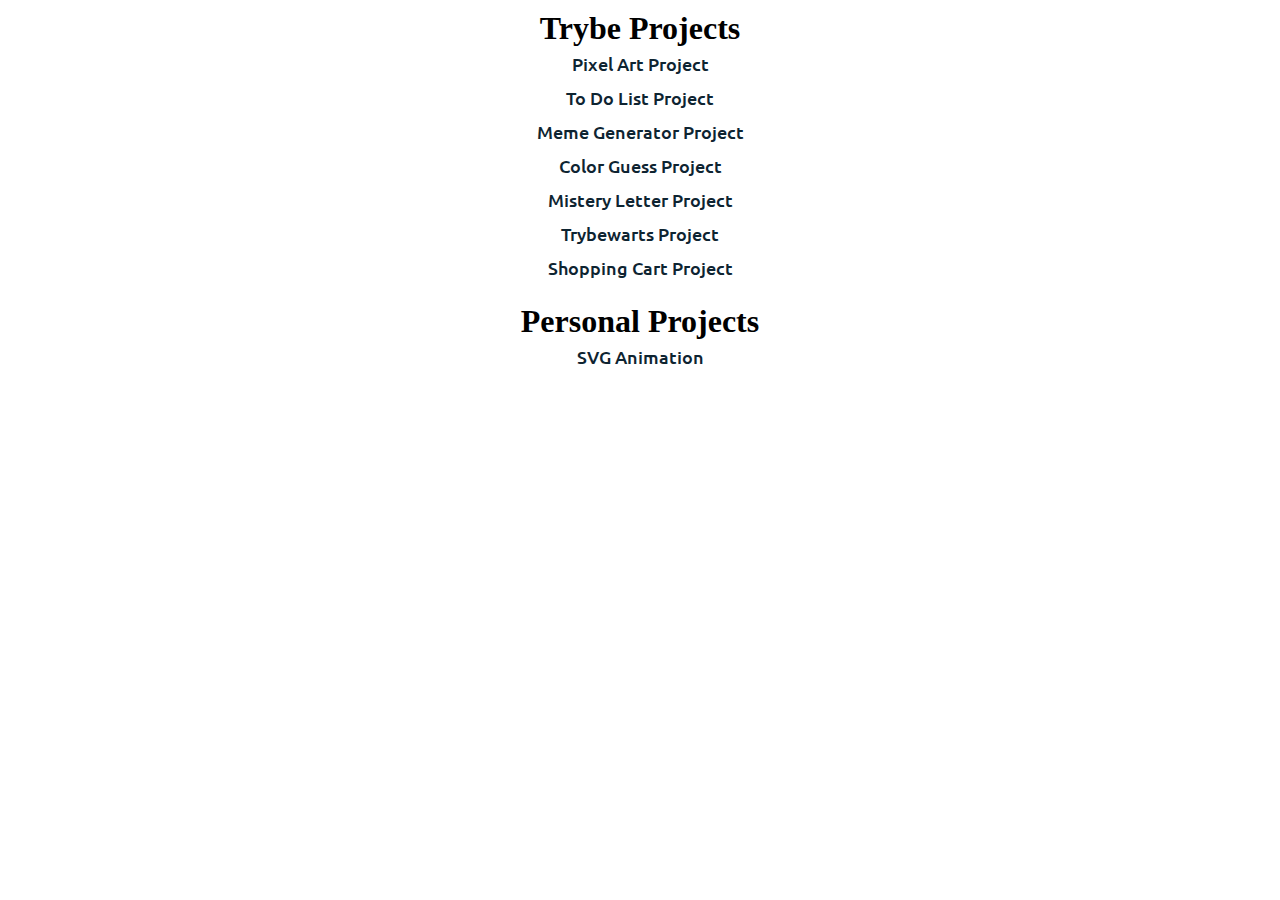
<file: projects/index.html>
<!DOCTYPE html>
<html lang="en">

<head>
  <meta charset="UTF-8">
  <meta http-equiv="X-UA-Compatible" content="IE=edge">
  <meta name="viewport" content="width=device-width, initial-scale=1.0">
  <title>Projects</title>
  <link rel="stylesheet" href="style.css">
</head>

<body>
  <h1>Trybe Projects</h1>
  <a href="pixel-art-project/index.html" target="_blank">Pixel Art Project</a>
  <a href="to-do-list-project/index.html" target="_blank">To Do List Project</a>
  <a href="meme-generator-project/index.html" target="_blank">Meme Generator Project</a>
  <a href="color-guess-project/index.html" target="_blank">Color Guess Project</a>
  <a href="mistery-letter-project/index.html" target="_blank">Mistery Letter Project</a>
  <a href="trybewarts-project/index.html" target="_blank">Trybewarts Project</a>
  <a href="shopping-cart-projetc/index.html" target="_blank">Shopping Cart Project</a>
  <br>
  <h1>Personal Projects</h1>
  <a href="svg-animation/index.html" target="_blank">SVG Animation</a>
</body>

</html>
</file>
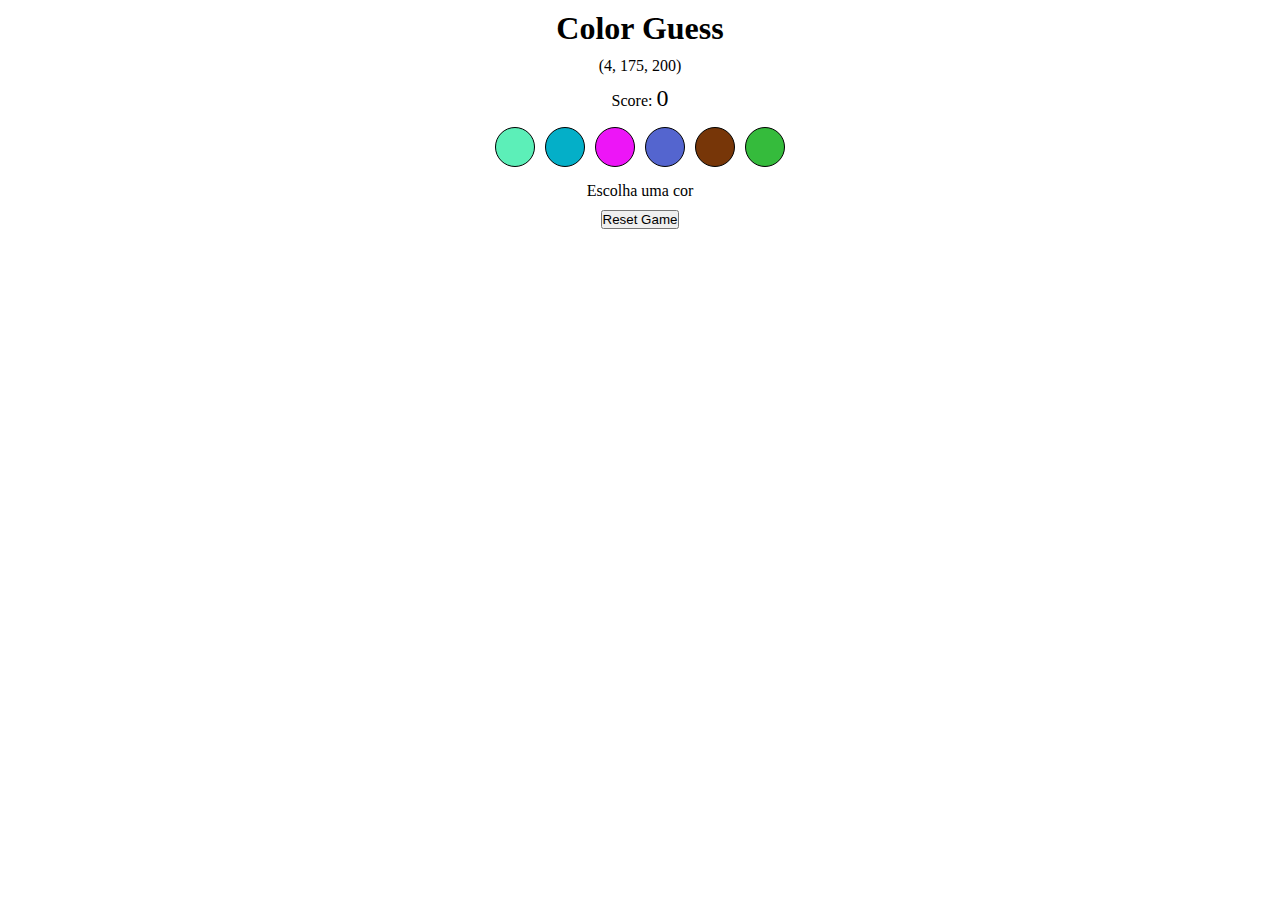
<file: projects/color-guess-project/index.html>
<!DOCTYPE html>
<html lang="pt-br">

<head>
  <meta charset="UTF-8">
  <meta http-equiv="X-UA-Compatible" content="IE=edge">
  <meta name="viewport" content="width=device-width, initial-scale=1.0">
  <title>Color Guess</title>

  <link rel="stylesheet" href="style.css">
</head>

<body>
  <header>
    <h1 id="title">Color Guess</h1>
  </header>
  <main>
    <p id="rgb-color">(168, 34, 1)</p>
    <p id="score-label">Score: <span id="score">0</span></p>
    <div id="color-options">
      <div class="ball"></div>
      <div class="ball"></div>
      <div class="ball"></div>
      <div class="ball"></div>
      <div class="ball"></div>
      <div class="ball"></div>
    </div>
    <p id="answer">Escolha uma cor</p>
    <div id="buttons">
      <button id="reset-game">Reset Game</button>
    </div>
  </main>
  <script src="script.js"></script>
</body>

</html>
</file>
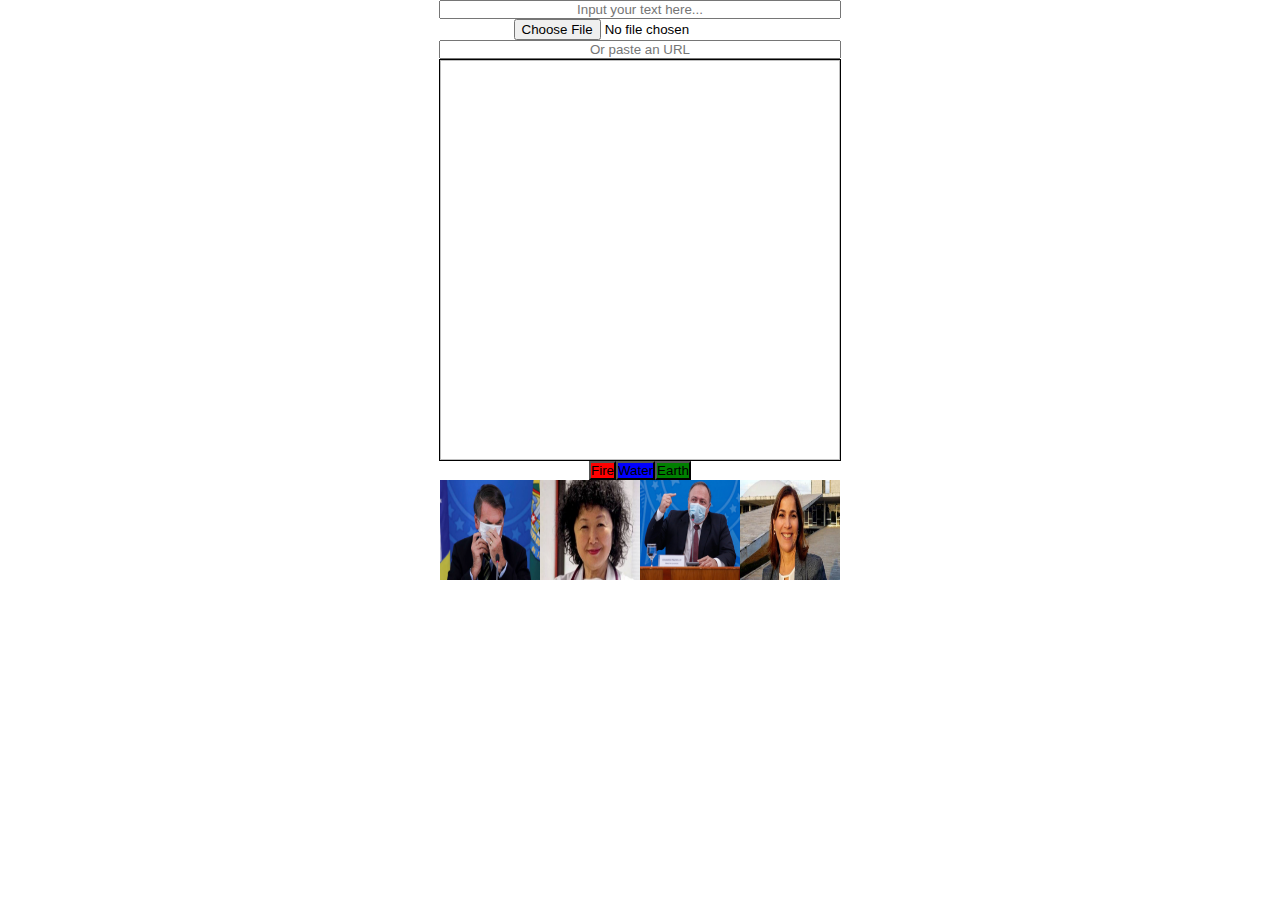
<file: projects/meme-generator-project/index.html>
<!DOCTYPE html>
<html lang="en">

<head>
  <meta charset="UTF-8">
  <meta http-equiv="X-UA-Compatible" content="IE=edge">
  <meta name="viewport" content="width=device-width, initial-scale=1.0">
  <title>Meme Generator</title>
  <link rel="stylesheet" href="style.css">
</head>

<body>
  <main>
    <section id="inputs">
      <input id="text-input" type="text" maxlength="60" placeholder="Input your text here...">
      <input id="meme-insert" type="file">
      <input id="meme-url-insert" type="text" placeholder="Or paste an URL">
    </section>
    <section id="meme-image-container">
      <img id="meme-image">
      </img>
      <p id="meme-text"></p>
    </section>
    <section id="style-buttons">
      <button id="fire">Fire</button>
      <button id="water">Water</button>
      <button id="earth">Earth</button>
    </section>
    <section id="start-images">
      <img id="meme-1" src="imgs/meme1.png" alt="">
      <img id="meme-2" src="imgs/meme2.png" alt="">
      <img id="meme-3" src="imgs/meme3.png" alt="">
      <img id="meme-4" src="imgs/meme4.png" alt="">
    </section>
  </main>
  <script src="script.js"></script>
</body>

</html>
</file>
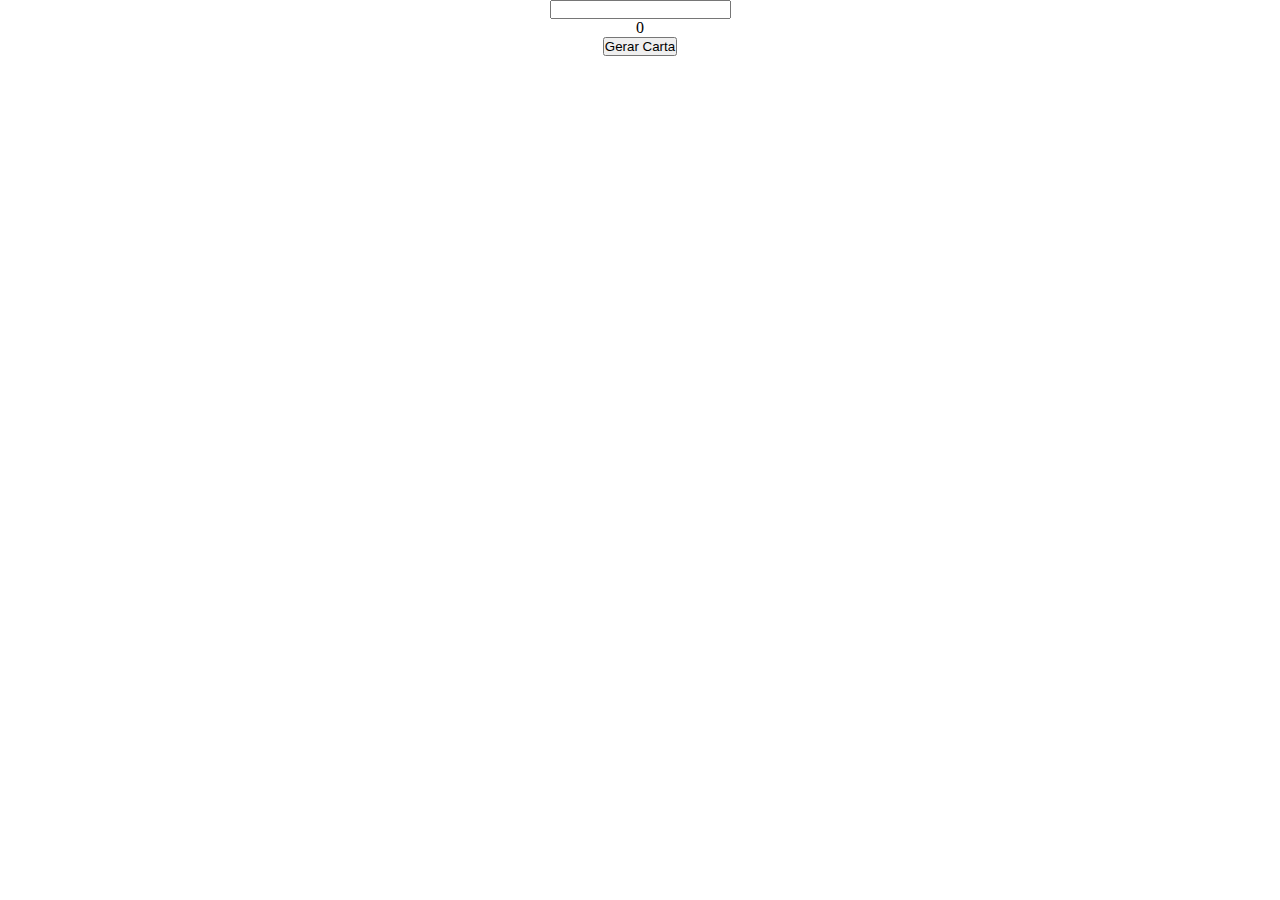
<file: projects/mistery-letter-project/index.html>
<!DOCTYPE html>
<html lang="pt-br">

<head>
  <meta charset="UTF-8">
  <meta http-equiv="X-UA-Compatible" content="IE=edge">
  <meta name="viewport" content="width=device-width, initial-scale=1.0">
  <title>Mistery Letter</title>
  <link rel="stylesheet" href="style.css">
</head>

<body>
  <main>
    <input id="carta-texto" type="text">
    <p id="carta-contador">0</p>
    <button id="criar-carta">Gerar Carta</button>
    <p id="carta-gerada"></p>
  </main>
  <script src="script.js"></script>
</body>

</html>
</file>
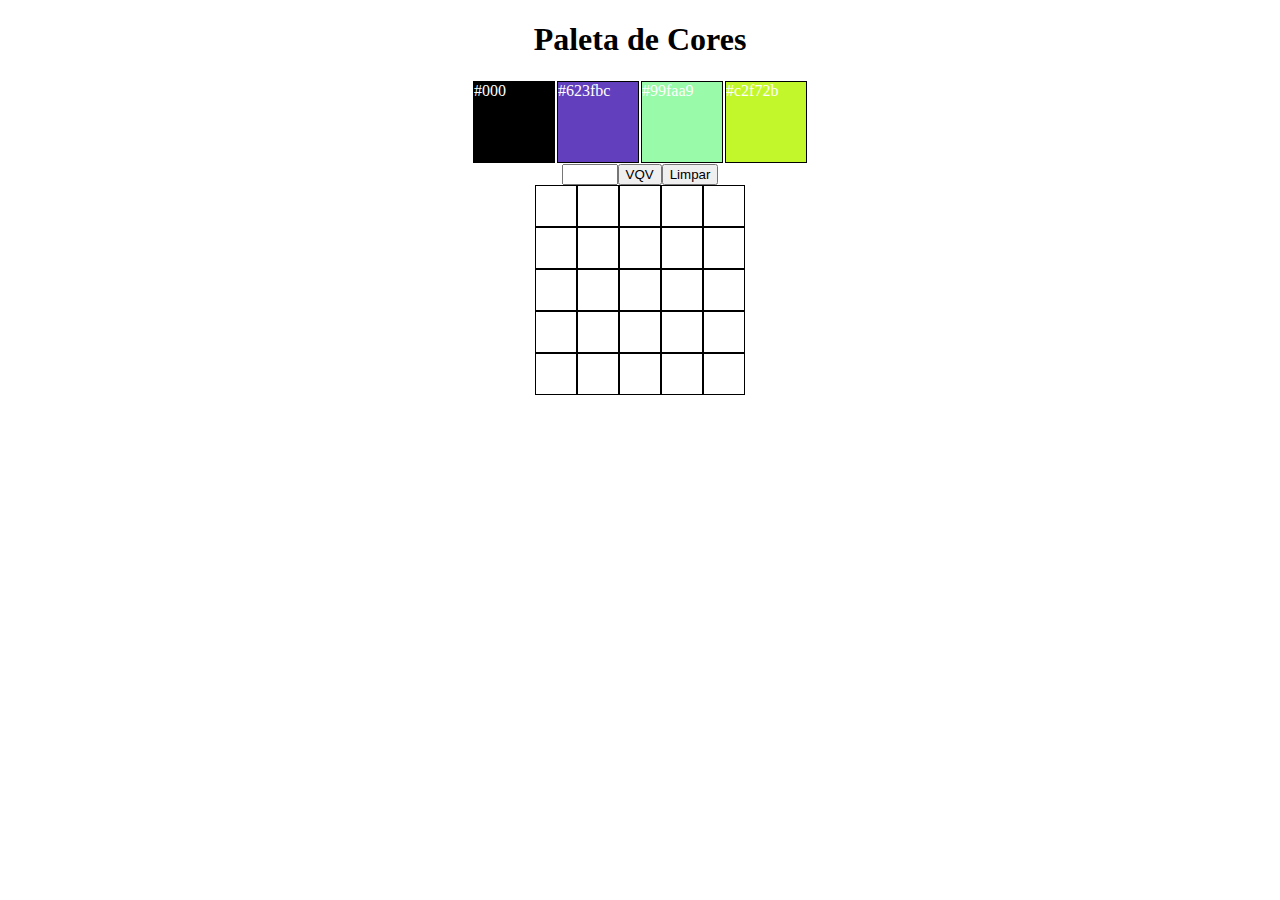
<file: projects/pixel-art-project/index.html>
<!DOCTYPE html>
<html lang="en">

<head>
    <meta charset="UTF-8">
    <meta http-equiv="X-UA-Compatible" content="IE=edge">
    <meta name="viewport" content="width=device-width, initial-scale=1.0">
    <title>Document</title>

    <link rel="stylesheet" href="style.css">
</head>

<body>
    <header>
        <h1 id="title">Paleta de Cores</h1>
    </header>
    <main>
        <section id="color-palette">
            <div class="color selected">#000</div>
            <div class="color">#F00</div>
            <div class="color">#00F</div>
            <div class="color">#0F0</div>
        </section>

        <section class="bt-container">
            <input id="board-size" type="number" min="1" max="50">
            <button id="generate-board">VQV</button>
            <button id="clear-board">Limpar</button>
        </section>

        <section id="pixel-board">

        </section>
    </main>

    <script src="script.js"></script>
</body>

</html>
</file>
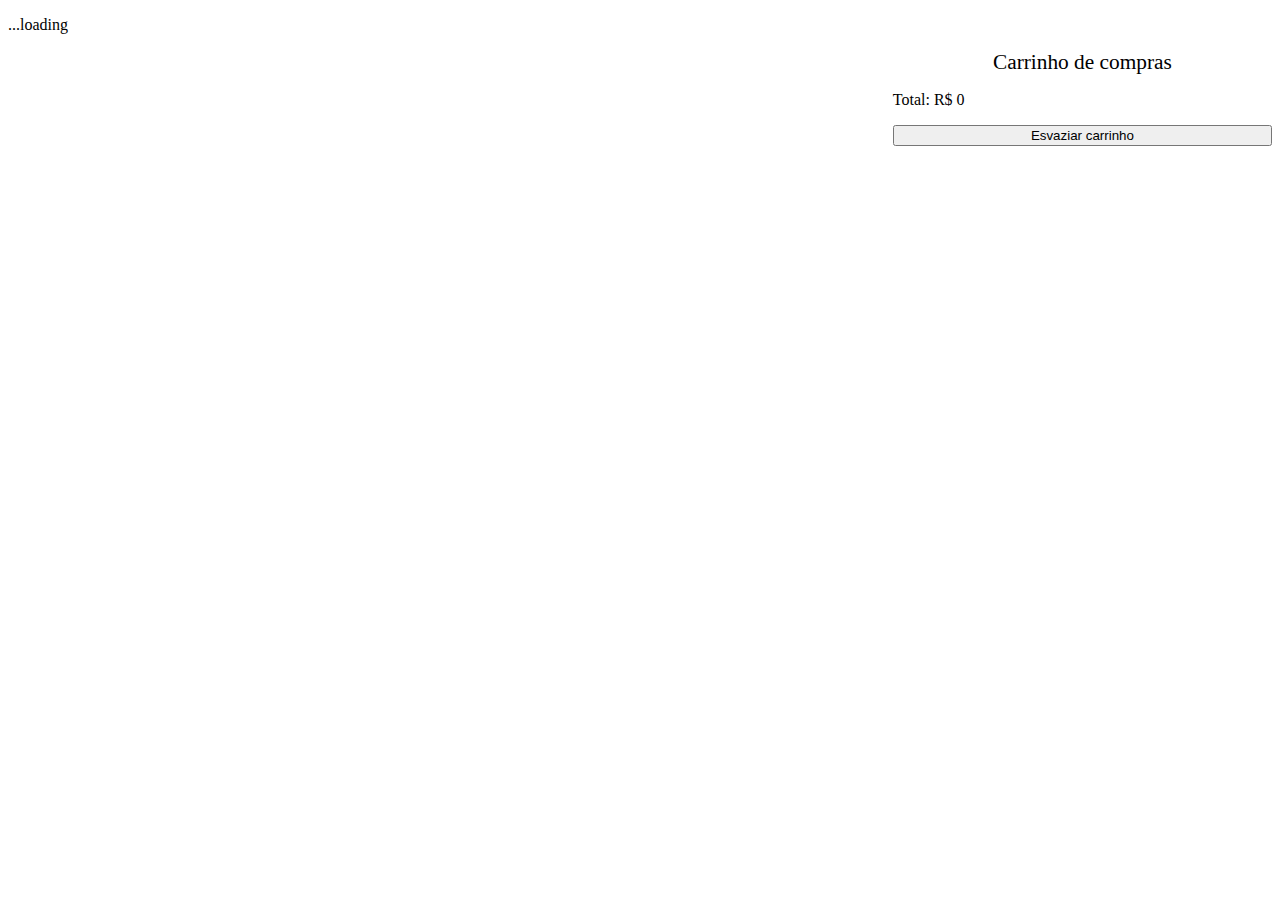
<file: projects/shopping-cart-projetc/index.html>
<!DOCTYPE html>
<html lang="en">

<head>
  <meta charset="UTF-8" />
  <meta name="viewport" content="width=device-width, initial-scale=1.0" />
  <meta http-equiv="X-UA-Compatible" content="ie=edge" />
  <title>Document</title>
  <link rel="stylesheet" href="style.css" />
</head>

<body>
  <p class="loading">...loading</p>
  <section class="container">
    <section class="items"></section>
    <section class="cart">
      <span class="cart__title">Carrinho de compras</span>
      <p>Total: R$ <span class="total-price">0</span></p>
      <button class="empty-cart">Esvaziar carrinho</button>
      <ol class="cart__items"></ol>
    </section>
  </section>
  <script src="script.js"></script>
</body>

</html>
</file>
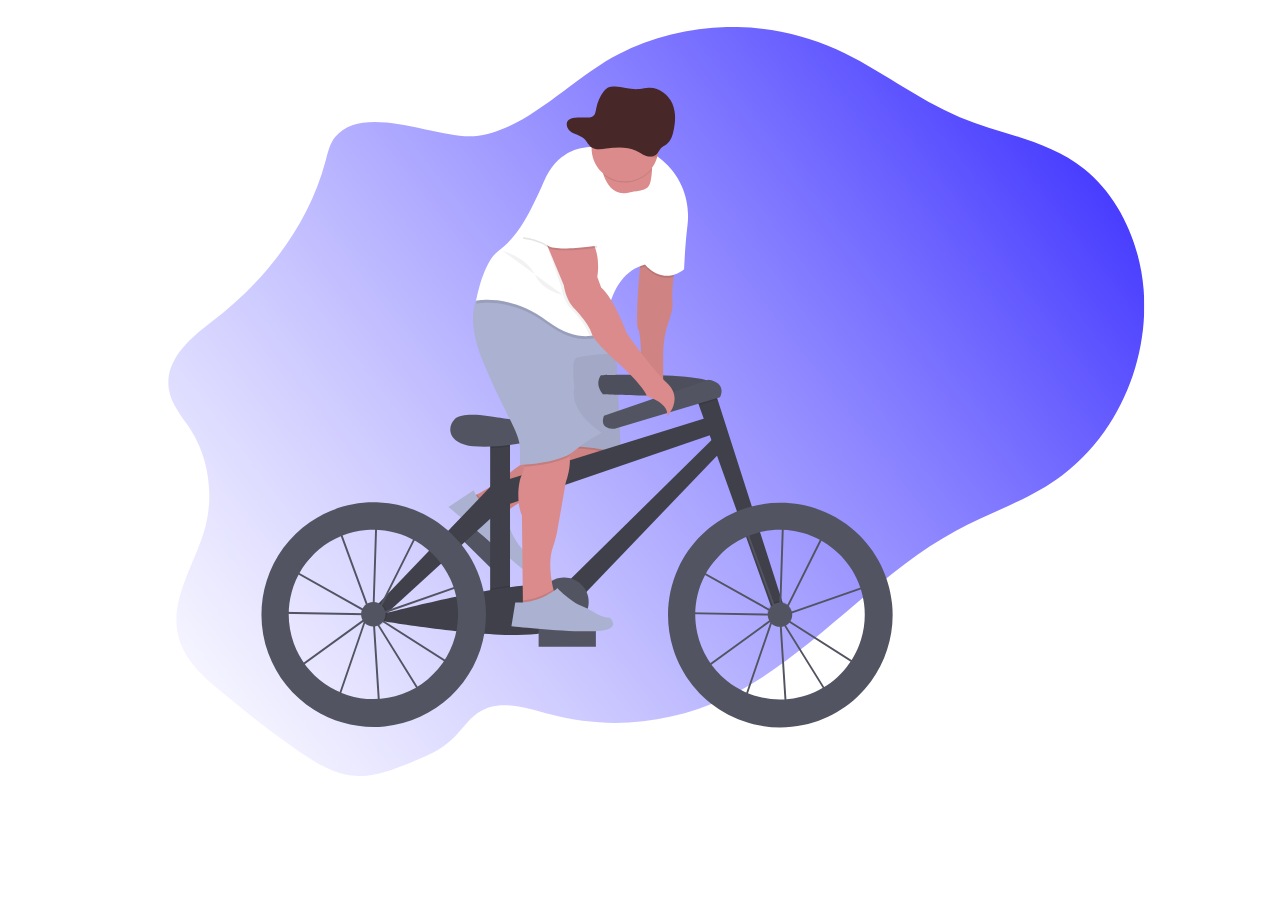
<file: projects/svg-animation/index.html>
<!DOCTYPE html>
<html lang="en">

<head>
  <meta charset="UTF-8">
  <meta http-equiv="X-UA-Compatible" content="IE=edge">
  <meta name="viewport" content="width=device-width, initial-scale=1.0">
  <title>Document</title>
  <link rel="stylesheet" href="style.css">
</head>

<body>
  <div id="container">
    <svg width="1058" height="785" viewBox="0 0 1058 785" fill="none" xmlns="http://www.w3.org/2000/svg">
      <g id="bike 1" clip-path="url(#clip0)">
        <path id="Vector"
          d="M209.73 115.43C204.25 122.08 202.14 131.43 199.78 140.22C180.78 211.06 133.96 268.04 80.64 308.74C58.06 325.98 30.57 349.1 35.51 380.01C38.17 396.61 49.84 408.83 58.51 422.35C76.7 450.66 82.6 489.14 73.93 523.03C64.07 561.59 36.51 597.57 45.04 636.56C50.3 660.56 68.16 677.64 85.33 692.32C112.117 715.207 139.757 736.647 168.25 756.64C187.35 770.04 207.67 783.08 229.93 784.78C249.53 786.28 268.73 778.83 287.34 771.48C303.6 765.05 320.27 758.36 333.4 745.48C341.97 737.07 348.8 726.22 358.32 719.34C380.68 703.18 409.4 713.42 435.04 720.34C495.54 736.58 560.29 730.65 617.86 703.6C706.17 662.1 773.48 574.95 859.86 528.19C897 508.08 937.4 495.6 971.79 469.7C991.165 454.953 1007.82 436.936 1020.99 416.46C1046.99 376.35 1061.05 325.21 1056.99 275.15C1052.93 225.09 1030.18 176.85 994.45 148.59C956.2 118.34 907.89 112.69 864.37 94.53C819.43 75.77 779.45 43.53 734.94 23.4C698.924 7.15665 659.728 -0.81716 620.228 0.0636141C580.728 0.944389 541.926 10.6574 506.67 28.49C458.23 52.99 409.13 110.15 355.18 114.49C316.74 117.49 239.75 79.01 209.73 115.43Z"
          fill="url(#paint0_linear)" />
        <g id="man-bike">
          <path id="Vector_2" d="M387 554.303L344.293 512.159L330.947 525.683L373.654 567.827L387 554.303Z"
            fill="#535461" />
          <path id="Vector_3"
            d="M354.48 491.99C354.48 491.99 379.27 478.91 388.85 470.49C394.617 465.444 400.818 460.917 407.38 456.96L438.48 438.03L503.48 433.03L506.48 444.03C506.48 444.03 511.48 460.03 461.48 474.03C411.48 488.03 386.48 510.03 386.48 510.03C386.48 510.03 354.48 520.99 354.48 491.99Z"
            fill="#DB8B8B" />
          <path id="Vector_4" opacity="0.1"
            d="M389.13 507.86C387.36 509.21 386.48 509.99 386.48 509.99C386.48 509.99 354.48 520.99 354.48 491.99C354.48 491.99 356.03 491.17 358.48 489.8C360.955 493.831 364.423 497.16 368.551 499.469C372.679 501.778 377.33 502.99 382.06 502.99H385.45L389.13 507.86Z"
            fill="black" />
          <path id="Vector_5" opacity="0.05"
            d="M505.54 449.55C502.76 455.44 493.17 465.12 461.48 473.99C420.87 485.36 396.75 501.99 389.13 507.86C387.36 509.21 386.48 509.99 386.48 509.99C386.48 509.99 354.48 520.99 354.48 491.99C354.48 491.99 356.03 491.17 358.48 489.8C365.91 485.73 381.64 476.8 388.82 470.45C394.586 465.403 400.787 460.875 407.35 456.92L438.45 437.99L450.03 437.1L503.45 432.99L506.45 443.99C506.45 443.99 507.15 446.14 505.54 449.55Z"
            fill="black" />
          <path id="Vector_6"
            d="M354.98 485.49L328.48 502.99L406.08 567.99C406.08 567.99 417.48 560.99 411.48 552.99C411.48 552.99 391.48 535.99 390.48 511.99L384.48 503.99H381.09C375.358 503.991 369.767 502.211 365.089 498.897C360.412 495.583 356.88 490.898 354.98 485.49Z"
            fill="#ABB1D1" />
          <path id="Vector_7" opacity="0.1"
            d="M505.54 449.55C489.54 441.82 450.48 440.99 450.48 440.99L450.06 437.1L503.48 432.99L506.48 443.99C506.48 443.99 507.15 446.14 505.54 449.55Z"
            fill="black" />
          <path id="Vector_8"
            d="M450.48 438.99C450.48 438.99 497.48 439.99 509.48 449.99L503.48 328.99H438.48L450.48 438.99Z"
            fill="#ABB1D1" />
          <path id="Vector_9" opacity="0.05"
            d="M450.48 438.49C450.48 438.49 497.48 439.49 509.48 449.49L503.48 328.49H438.48L450.48 438.49Z"
            fill="black" />
          <path id="Vector_10"
            d="M488.24 364.95C488.24 364.95 605.89 360.95 608.29 376.16C610.69 391.37 490.64 384.96 490.64 384.96C490.64 384.96 481.04 375.35 488.24 364.95Z"
            fill="#535461" />
          <path id="Vector_11" opacity="0.05"
            d="M488.24 364.95C488.24 364.95 605.89 360.95 608.29 376.16C610.69 391.37 490.64 384.96 490.64 384.96C490.64 384.96 481.04 375.35 488.24 364.95Z"
            fill="black" />
          <path id="Vector_12" d="M393 425.78H372.19V606.66H393V425.78Z" fill="#3F404A" />
          <path id="Vector_13" opacity="0.1" d="M393 425.77V439.7C386.08 440.6 379 441.17 372.19 441.39V425.77H393Z"
            fill="black" />
          <path id="Vector_14"
            d="M391.44 410.78C388.52 410.554 385.616 410.164 382.74 409.61C371.46 407.45 343.02 402.92 335.37 410.61C325.77 420.21 328.97 437.02 354.58 439.42C380.19 441.82 424.21 435.42 433.02 425.81C433.02 425.77 417.09 412.75 391.44 410.78Z"
            fill="#535461" />
          <path id="Vector_15" d="M387.4 475.4L605.9 407.37L613.1 424.18L389 501.01L387.4 475.4Z" fill="#3F404A" />
          <path id="Vector_16" d="M452.23 582.65L609.9 427.38L618.7 440.18L468.23 597.05L452.23 582.65Z"
            fill="#3F404A" />
          <path id="Vector_17" opacity="0.1"
            d="M653.58 529.85C648.584 531.142 643.712 532.872 639.02 535.02L629.46 508.31C634.477 506.123 639.644 504.295 644.92 502.84L653.58 529.85Z"
            fill="black" />
          <path id="Vector_18"
            d="M680.33 608.26L669.13 614.66L590.99 396.33L587.49 386.56L605.9 376.15L610.51 390.53L680.33 608.26Z"
            fill="#3F404A" />
          <path id="Vector_19" opacity="0.1" d="M610.51 390.53L590.99 396.33L587.49 386.56L605.9 376.15L610.51 390.53Z"
            fill="black" />
          <path id="Vector_20"
            d="M491.44 407.37L601.09 369.75C601.09 369.75 620.3 372.15 613.09 388.16L502.65 420.97C502.65 420.97 485.85 422.57 491.44 407.37Z"
            fill="#535461" />
          <path id="Vector_21" opacity="0.1"
            d="M367.79 615.86C367.789 621.994 367.314 628.119 366.37 634.18C356.77 633.49 346.85 632.49 337.13 631.49C339.289 619.599 339.021 607.394 336.34 595.61C345.81 593.61 355.48 591.7 364.92 589.97C366.833 598.467 367.795 607.15 367.79 615.86Z"
            fill="black" />
          <path id="Vector_22" opacity="0.1" d="M393 585.38V606.65H372.19V588.65C379.39 587.4 386.39 586.29 393 585.38Z"
            fill="black" />
          <path id="Vector_23"
            d="M258.54 615.49C258.54 615.49 426.62 571.49 440.22 588.28C453.82 605.07 468.23 627.49 425.85 635.49C383.47 643.49 255.37 621.88 255.37 621.88L258.54 615.49Z"
            fill="#3F404A" />
          <path id="Vector_24" opacity="0.1"
            d="M341.21 541.37L319.85 560.92C316.067 556.064 311.791 551.614 307.09 547.64L327.03 526.81C332.164 531.249 336.908 536.12 341.21 541.37Z"
            fill="black" />
          <path id="Vector_25" d="M252.94 606.66L378.59 475.4L382.6 505.81L259.34 618.66L252.94 606.66Z"
            fill="#3F404A" />
          <path id="Vector_26" opacity="0.1"
            d="M251.34 628.27C258.415 628.27 264.15 622.535 264.15 615.46C264.15 608.385 258.415 602.65 251.34 602.65C244.265 602.65 238.53 608.385 238.53 615.46C238.53 622.535 244.265 628.27 251.34 628.27Z"
            fill="black" />
          <path id="Vector_27" opacity="0.1"
            d="M675.13 627.07C682.205 627.07 687.94 621.335 687.94 614.26C687.94 607.185 682.205 601.45 675.13 601.45C668.055 601.45 662.32 607.185 662.32 614.26C662.32 621.335 668.055 627.07 675.13 627.07Z"
            fill="black" />
          <path id="Vector_28" opacity="0.1"
            d="M448.22 628.27C462.364 628.27 473.83 616.804 473.83 602.66C473.83 588.516 462.364 577.05 448.22 577.05C434.076 577.05 422.61 588.516 422.61 602.66C422.61 616.804 434.076 628.27 448.22 628.27Z"
            fill="black" />
          <path id="Vector_29"
            d="M449.83 628.27C463.974 628.27 475.44 616.804 475.44 602.66C475.44 588.516 463.974 577.05 449.83 577.05C435.686 577.05 424.22 588.516 424.22 602.66C424.22 616.804 435.686 628.27 449.83 628.27Z"
            fill="#535461" />
          <path id="Vector_30"
            d="M442.992 600.736L442.984 600.742C439.977 602.991 439.362 607.253 441.611 610.26L461.937 637.441C464.186 640.448 468.448 641.063 471.455 638.814L471.463 638.808C474.471 636.559 475.085 632.297 472.836 629.29L452.51 602.109C450.261 599.102 446 598.487 442.992 600.736Z"
            fill="#6C63FF" />
          <path id="Vector_31"
            d="M565.48 246.99L563.1 277.1C562.826 280.914 562.876 284.744 563.25 288.55C563.56 291.92 563.25 297.82 559.95 306.82C555.713 318.317 553.523 330.467 553.48 342.72V376.99L530.48 372.99C530.48 372.99 531.48 324.99 527.48 316.99C523.48 308.99 530.48 237.99 530.48 237.99L565.48 246.99Z"
            fill="#DB8B8B" />
          <path id="Vector_32" opacity="0.05"
            d="M564.3 261.91L563.1 277.1C562.83 280.911 562.883 284.738 563.26 288.54C563.57 291.91 563.26 297.81 559.96 306.82C555.723 318.317 553.533 330.467 553.49 342.72V376.99L530.49 372.99C530.49 372.99 531.49 324.99 527.49 316.99C524.66 311.32 527.34 274.05 529.15 252.78C529.9 244.03 530.49 237.99 530.49 237.99L565.49 246.99L564.3 261.91Z"
            fill="black" />
          <path id="Vector_33"
            d="M451.5 476.99L442.85 526.19C441.759 532.759 440.086 539.218 437.85 545.49C432.78 559.35 436.02 578.78 438.48 589.38C439.57 594.06 440.48 597.02 440.48 597.02L414.48 611.02L406.48 605.02V601.02L405.48 512.02C399.48 498.02 401.48 477.02 405.48 469.02C406.617 466.392 407.417 463.63 407.86 460.8C409.86 450.08 410.48 435.02 410.48 435.02C410.48 435.02 426.48 408.02 445.48 426.02C452.48 432.65 455.14 441.32 455.7 449.62C456.68 463.83 451.5 476.99 451.5 476.99Z"
            fill="#DB8B8B" />
          <path id="Vector_34" opacity="0.1"
            d="M455.7 449.59C441.83 457.83 417.7 460.16 407.86 460.77C409.86 450.05 410.48 434.99 410.48 434.99C410.48 434.99 426.48 407.99 445.48 425.99C452.48 432.62 455.14 441.29 455.7 449.59Z"
            fill="black" />
          <path id="Vector_35"
            d="M489.48 424.99C478.846 430.653 468.797 437.352 459.48 444.99C443.48 457.99 403.48 458.99 403.48 458.99V443.99C404.48 425.99 387.48 405.99 364.48 349.99C349.79 314.23 353.86 293.99 358.72 283.99C361.48 278.34 364.48 275.99 364.48 275.99L489.48 299.99L493.95 313.39L503.48 341.99C503.48 341.99 468.48 343.99 462.48 346.99C456.48 349.99 460.48 376.99 460.48 376.99C454.48 404.99 489.48 424.99 489.48 424.99Z"
            fill="#ABB1D1" />
          <path id="Vector_36" opacity="0.1"
            d="M565.48 246.99L564.3 261.91C546.9 266.91 534.48 250.99 534.48 250.99C532.665 251.477 530.882 252.074 529.14 252.78C529.89 244.03 530.48 237.99 530.48 237.99L565.48 246.99Z"
            fill="black" />
          <path id="Vector_37" opacity="0.1"
            d="M493.95 313.39C493.48 318.06 493.48 320.99 493.48 320.99C493.48 320.99 470.48 339.99 431.48 310.99C392.48 281.99 357.48 289.99 357.48 289.99C357.48 289.99 357.89 287.67 358.72 283.99C361.48 278.34 364.48 275.99 364.48 275.99L489.48 299.99L493.95 313.39Z"
            fill="black" />
          <path id="Vector_38"
            d="M578.96 207.94C576.35 228.29 575.48 253.94 575.48 253.94C552.48 271.94 534.48 248.94 534.48 248.94C512.76 254.77 502.55 273.78 497.74 290.37C495.164 299.344 493.732 308.607 493.48 317.94C493.48 317.94 487.4 322.94 476.2 323.94C465.61 324.83 450.43 322.07 431.48 307.94C392.48 278.94 357.48 286.94 357.48 286.94C357.48 286.94 364.48 246.94 380.48 234.94C396.48 222.94 408.48 207.94 428.48 161.94C448.48 115.94 489.48 126.94 489.48 126.94C489.48 126.94 491.48 117.94 528.48 126.94C537.492 129.302 545.834 133.721 552.85 139.85C572.64 156.49 582.24 182.3 578.96 207.94Z"
            fill="white" />
          <path id="Vector_39"
            d="M541.85 149.49C541.8 150.82 541.69 152.3 541.51 153.95C539.51 171.95 537.51 169.95 515.51 173.95C501.83 176.44 494.72 165.01 491.3 156.01C490.062 152.75 489.128 149.382 488.51 145.95L536.51 137.95C536.51 137.95 542.26 136.34 541.85 149.49Z"
            fill="#DB8B8B" />
          <path id="Vector_40" opacity="0.05"
            d="M497.74 290.42C495.164 299.394 493.732 308.657 493.48 317.99C493.48 317.99 487.4 322.99 476.2 323.99C475.884 323.353 475.643 322.682 475.48 321.99C473.48 312.99 458.48 296.99 458.48 296.99C448.48 287.99 446.48 271.99 446.48 271.99L429.98 223.49L424.48 218.99C424.48 218.99 447.48 200.99 467.48 215.99C487.48 230.99 481.48 262.99 481.48 262.99L485.48 273.99C489.63 277.49 493.85 283.66 497.74 290.42Z"
            fill="black" />
          <path id="Vector_41"
            d="M427.48 217.99L449.48 270.99C449.48 270.99 451.48 286.99 461.48 295.99C461.48 295.99 476.48 311.99 478.48 320.99C480.48 329.99 508.48 353.99 508.48 353.99C508.48 353.99 534.48 377.99 536.48 386.99C536.48 386.99 560.48 393.99 557.48 407.99C557.48 407.99 575.48 389.99 557.48 372.99C539.48 355.99 515.48 320.99 515.48 320.99C515.48 320.99 501.48 283.99 488.48 272.99L484.48 261.99C484.48 261.99 490.48 229.99 470.48 214.99C450.48 199.99 427.48 217.99 427.48 217.99Z"
            fill="#DB8B8B" />
          <path id="Vector_42" opacity="0.1"
            d="M440.48 596.99L414.48 610.99L406.48 604.99V600.99C415.464 600.352 424.193 597.718 432.03 593.28C434.43 591.92 436.69 590.58 438.5 589.4C439.55 594.03 440.48 596.99 440.48 596.99Z"
            fill="black" />
          <path id="Vector_43" opacity="0.1"
            d="M470.48 175.99L484.48 230.99C484.48 230.99 441.48 237.99 432.48 230.99C423.48 223.99 406.48 221.99 406.48 221.99C406.48 221.99 424.48 169.99 434.48 163.99C444.48 157.99 470.48 175.99 470.48 175.99Z"
            fill="black" />
          <path id="Vector_44"
            d="M470.48 173.99L484.48 228.99C484.48 228.99 441.48 235.99 432.48 228.99C423.48 221.99 406.48 219.99 406.48 219.99C406.48 219.99 424.48 167.99 434.48 161.99C444.48 155.99 470.48 173.99 470.48 173.99Z"
            fill="white" />
          <path id="Vector_45" opacity="0.1"
            d="M541.85 148.49C539.049 152.356 535.487 155.609 531.383 158.047C527.278 160.485 522.718 162.058 517.983 162.669C513.248 163.28 508.439 162.915 503.85 161.598C499.261 160.281 494.99 158.039 491.3 155.01C490.062 151.75 489.128 148.382 488.51 144.95L536.51 136.95C536.51 136.95 542.26 135.34 541.85 148.49Z"
            fill="black" />
          <path id="Vector_46"
            d="M548.48 126.99C548.48 136.273 544.793 145.175 538.229 151.739C531.665 158.303 522.763 161.99 513.48 161.99C504.197 161.99 495.295 158.303 488.731 151.739C482.168 145.175 478.48 136.273 478.48 126.99C478.48 126.41 478.48 125.83 478.48 125.25C478.711 115.967 482.62 107.157 489.346 100.756C496.073 94.3555 505.067 90.8893 514.35 91.12C523.633 91.3508 532.443 95.2595 538.844 101.986C545.245 108.713 548.711 117.707 548.48 126.99Z"
            fill="#DB8B8B" />
          <path id="Vector_47" opacity="0.1"
            d="M548.48 126.99C548.483 130.216 548.039 133.426 547.16 136.53C544.455 137.12 541.633 136.861 539.08 135.79C535.34 134.32 532.13 131.79 528.54 129.97C518.43 124.85 506.4 125.86 495.2 127.55C489.64 128.39 483.33 129.17 478.96 125.63C478.81 125.511 478.666 125.385 478.53 125.25C478.761 115.967 482.67 107.157 489.396 100.756C496.123 94.3555 505.117 90.8893 514.4 91.12C523.683 91.3508 532.493 95.2595 538.894 101.986C545.295 108.713 548.761 117.707 548.53 126.99H548.48Z"
            fill="black" />
          <path id="Vector_48" opacity="0.05"
            d="M384.98 234.49C384.98 234.49 410.98 241.49 418.98 259.49C426.98 277.49 448.62 280.78 448.62 280.78"
            fill="black" />
          <path id="Vector_49" d="M482.98 630.49H422.98V649.49H482.98V630.49Z" fill="#535461" />
          <path id="Vector_50"
            d="M431.99 595.23C437.36 592.23 442.07 589.23 442.48 587.99C442.48 587.99 456.03 602.29 468.1 606.73C472.159 608.229 476.044 610.16 479.69 612.49C484.47 615.49 491.29 619.02 497.48 619.02C497.48 619.02 511.48 631.02 484.48 633.02C457.48 635.02 394.48 628.02 394.48 628.02L398.48 603.02C410.167 603.705 421.804 601 431.99 595.23Z"
            fill="#ABB1D1" />
        </g>
        <g id="left-wheel">
          <path id="Vector_51"
            d="M255.23 716.99L248.96 619.05L248.83 618.84L242.51 621.04L213.43 705.89L167.18 673.1L240.85 619.69L240.92 619.48L241.34 619.33L246.09 615.88L168.85 572.57L149.93 593.37L152.93 612.87L241.75 614.49V616.49L151.27 614.87L147.85 592.73L173.75 564.27L212.5 519.07L213.19 520.94L221.39 511.94L251.85 517.4V516.19L253.85 516.25V517.76L299.21 525.88L256.92 610.49L250.75 614.96V615.46V616.02L348.55 581.94L336.94 673.15L253.94 620.28L251.02 618.64L299.96 697.52L255.23 716.99ZM251.23 622.65L257.08 714.03L297.13 696.65L251.23 622.65ZM170.65 673.08L212.44 702.71L239.78 622.97L170.65 673.08ZM252.97 617.42L255.06 618.59L335.41 669.79L346.21 584.92L252.97 617.42ZM245.87 610.22L248.38 614.27L248.82 613.95L251.82 519.42L222.08 514.1L213.92 523.1L245.87 610.22ZM170.45 571.16L245.29 613.16L243.99 611.03L212.41 524.76L175.22 565.63L170.45 571.16ZM253.85 519.77L250.85 612.49L255.37 609.21L296.28 527.39L253.85 519.77Z"
            fill="#535461" />
          <path id="Vector_52"
            d="M364.92 589.95C360.909 572.131 352.79 555.495 341.21 541.37C336.911 536.121 332.171 531.25 327.04 526.81C307.314 509.779 282.491 499.779 256.467 498.381C230.443 496.983 204.692 504.265 183.254 519.085C161.816 533.904 145.906 555.422 138.02 580.262C130.134 605.102 130.719 631.857 139.683 656.328C148.647 680.799 165.482 701.601 187.547 715.47C209.612 729.339 235.657 735.488 261.595 732.954C287.533 730.42 311.895 719.345 330.858 701.468C349.822 683.591 362.312 659.923 366.37 634.18C367.314 628.119 367.789 621.994 367.79 615.86C367.797 607.144 366.834 598.454 364.92 589.95ZM249.73 704.3C231.498 704.281 213.714 698.647 198.797 688.164C183.879 677.682 172.552 662.859 166.356 645.712C160.16 628.565 159.395 609.926 164.165 592.329C168.935 574.732 179.009 559.031 193.018 547.361C207.026 535.692 224.288 528.619 242.457 527.106C260.627 525.593 278.821 529.712 294.567 538.904C310.312 548.096 322.845 561.914 330.46 578.48C338.076 595.045 340.405 613.554 337.13 631.49C333.38 651.933 322.58 670.414 306.611 683.718C290.642 697.021 270.514 704.304 249.73 704.3Z"
            fill="#535461" />
          <path id="Vector_53"
            d="M249.73 628.27C256.805 628.27 262.54 622.535 262.54 615.46C262.54 608.385 256.805 602.65 249.73 602.65C242.655 602.65 236.92 608.385 236.92 615.46C236.92 622.535 242.655 628.27 249.73 628.27Z"
            fill="#535461" />
        </g>
        <g id="right-wheel">
          <path id="Vector_54"
            d="M681.42 717.39L675.16 619.49L675.03 619.28L668.71 621.48L639.62 706.29L593.37 673.49L667.06 620.08L667.13 619.87L667.55 619.72L672.3 616.27L595.06 572.96L576.13 593.76L579.13 613.26L667.93 614.84V616.84L577.45 615.22L574.05 593.11L599.94 564.66L638.66 519.49L639.35 521.36L647.55 512.36L678.09 517.83V516.62L680.09 516.68V518.19L725.45 526.31L683.12 610.96L676.95 615.43V615.93V616.49L774.76 582.41L763.15 673.62L680.15 620.75L677.23 619.11L726.17 698L681.42 717.39ZM677.42 623.05L683.27 714.43L723.32 697.05L677.42 623.05ZM596.85 673.49L638.64 703.12L665.98 623.38L596.85 673.49ZM679.17 617.83L681.26 619L761.61 670.2L772.41 585.33L679.17 617.83ZM672.07 610.63L674.58 614.68L675.02 614.36L678.02 519.83L648.28 514.49L640.12 523.49L672.07 610.63ZM596.68 571.58L671.52 613.58L670.22 611.45L638.64 525.18L601.44 566.06L596.68 571.58ZM680.05 520.19L677.05 612.88L681.57 609.6L722.48 527.78L680.05 520.19Z"
            fill="#535461" />
          <path id="Vector_55"
            d="M676.33 498.61C665.717 498.598 655.15 500.024 644.92 502.85C639.644 504.305 634.477 506.133 629.46 508.32C602.73 519.907 581.247 540.997 569.167 567.508C557.087 594.019 555.269 624.069 564.065 651.843C572.86 679.618 591.644 703.143 616.782 717.869C641.921 732.594 671.627 737.473 700.155 731.562C728.682 725.65 754.004 709.369 771.221 685.867C788.438 662.365 796.327 633.312 793.362 604.33C790.396 575.348 776.787 548.495 755.168 528.966C733.548 509.438 705.454 498.622 676.32 498.61H676.33ZM675.93 704.7C655.649 704.692 635.981 697.746 620.192 685.017C604.404 672.288 593.445 654.541 589.135 634.723C584.825 614.905 587.424 594.209 596.501 576.073C605.577 557.936 620.584 543.45 639.03 535.02C643.722 532.872 648.594 531.142 653.59 529.85C665.802 526.68 678.549 526.147 690.984 528.287C703.418 530.427 715.253 535.191 725.703 542.261C736.153 549.332 744.977 558.547 751.588 569.293C758.199 580.039 762.446 592.069 764.046 604.585C765.646 617.1 764.562 629.812 760.866 641.875C757.17 653.939 750.948 665.077 742.613 674.548C734.277 684.02 724.02 691.608 712.524 696.806C701.028 702.005 688.557 704.696 675.94 704.7H675.93Z"
            fill="#535461" />
          <path id="Vector_56"
            d="M675.93 628.67C683.005 628.67 688.74 622.935 688.74 615.86C688.74 608.785 683.005 603.05 675.93 603.05C668.855 603.05 663.12 608.785 663.12 615.86C663.12 622.935 668.855 628.67 675.93 628.67Z"
            fill="#535461" />
        </g>
        <g id="hat">
          <path id="Vector_57"
            d="M453.16 105.34C455.29 112.02 465.52 112.23 470.77 117.15C473.5 119.71 474.77 123.49 477.77 125.77C481.94 128.95 487.96 128.25 493.27 127.49C503.96 125.97 515.44 125.06 525.08 129.67C528.5 131.3 531.57 133.58 535.14 134.91C538.71 136.24 543.14 136.4 546.04 134.04C548.36 132.15 549.21 129.04 551.31 126.96C552.94 125.32 555.21 124.4 557.07 122.96C561.15 119.88 562.91 114.86 564.07 110.06C566.47 100.18 567.16 89.53 563.07 80.16C558.98 70.79 549.14 63.16 538.4 63.65C535.11 63.8 531.9 64.65 528.62 65.01C520.07 65.88 511.62 63.01 503.04 62.52C500.551 62.2172 498.027 62.5616 495.71 63.52C493.963 64.4908 492.457 65.8406 491.3 67.47C487.372 72.6154 484.682 78.5969 483.44 84.95C482.44 89.74 482.39 94.08 476.52 94.82C469.85 95.7 448.65 91.21 453.16 105.34Z"
            fill="#472727" />
        </g>
      </g>
      <defs>
        <linearGradient id="paint0_linear" x1="1058" y1="-3.27628e-05" x2="35" y2="785" gradientUnits="userSpaceOnUse">
          <stop stop-color="#2C1FFF" />
          <stop offset="1" stop-color="#6C63FF" stop-opacity="0" />
        </linearGradient>
        <clipPath id="clip0">
          <rect width="1057.7" height="784.98" fill="white" />
        </clipPath>
      </defs>
    </svg>
  </div>
</body>

</html>
</file>
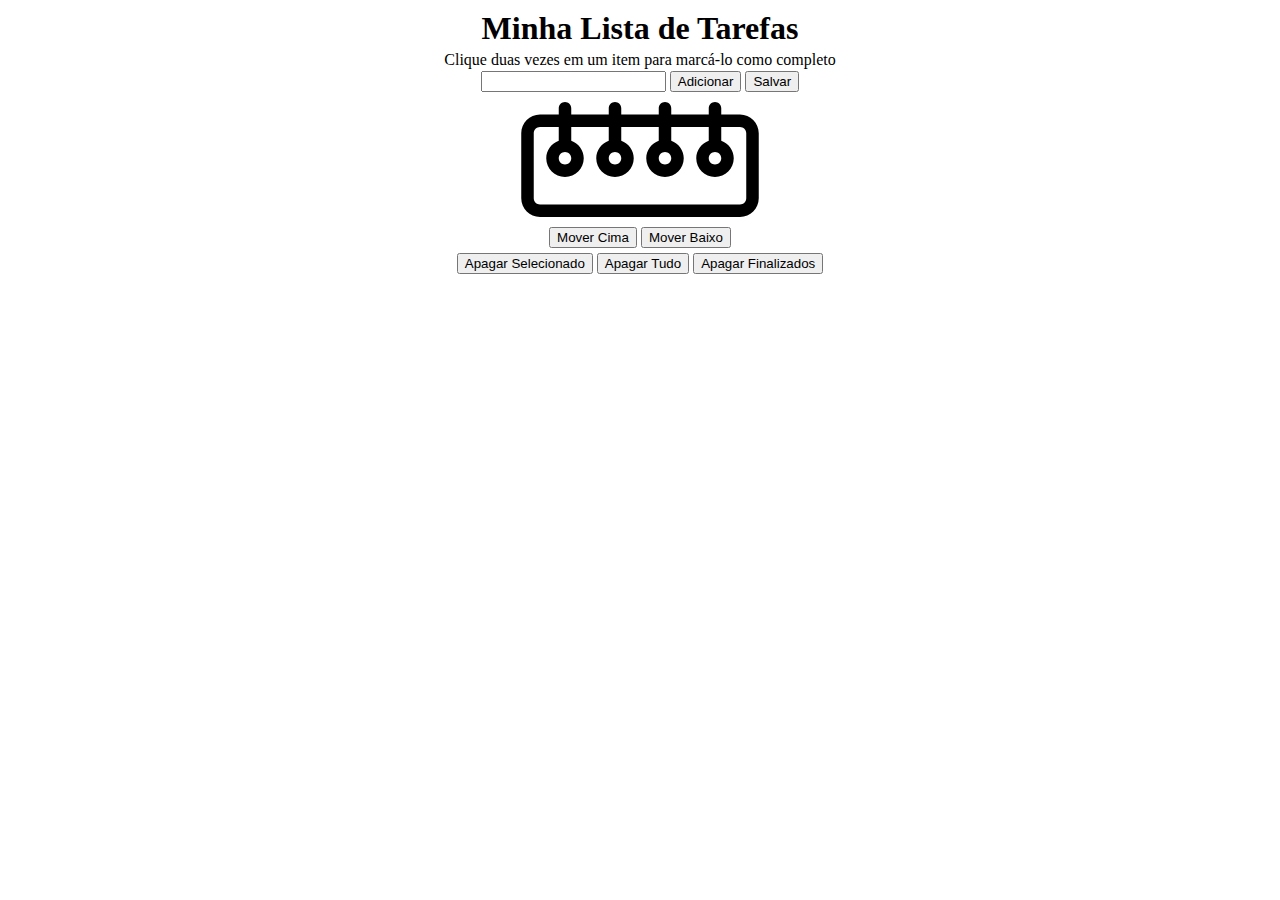
<file: projects/to-do-list-project/index.html>
<!DOCTYPE html>
<html lang="en">

<head>
    <meta charset="UTF-8">
    <meta http-equiv="X-UA-Compatible" content="IE=edge">
    <meta name="viewport" content="width=device-width, initial-scale=1.0">
    <title>Lista de Tarefas</title>
    <link rel="stylesheet" href="style.css">
</head>

<body>
    <header class="center">
        <h1>Minha Lista de Tarefas</h1>
        <p id="funcionamento">Clique duas vezes em um item para marcá-lo como completo</p>
    </header>
    <main class="center">
        <section class="inputs">
            <input id="texto-tarefa" type="text">
            <button id="criar-tarefa">Adicionar</button>
            <button id="salvar-tarefas">Salvar</button>
        </section>
        <section class="list-header">

        </section>
        <section class="lista">
            <ol id="lista-tarefas"></ol>
        </section>
        <section class="buttons">
            <button id="mover-cima">Mover Cima</button>
            <button id="mover-baixo">Mover Baixo</button>
        </section>
        <section>
            <button id="remover-selecionado">Apagar Selecionado</button>
            <button id="apaga-tudo">Apagar Tudo</button>
            <button id="remover-finalizados">Apagar Finalizados</button>
        </section>
    </main>
    <script src="script.js"></script>
</body>

</html>
</file>
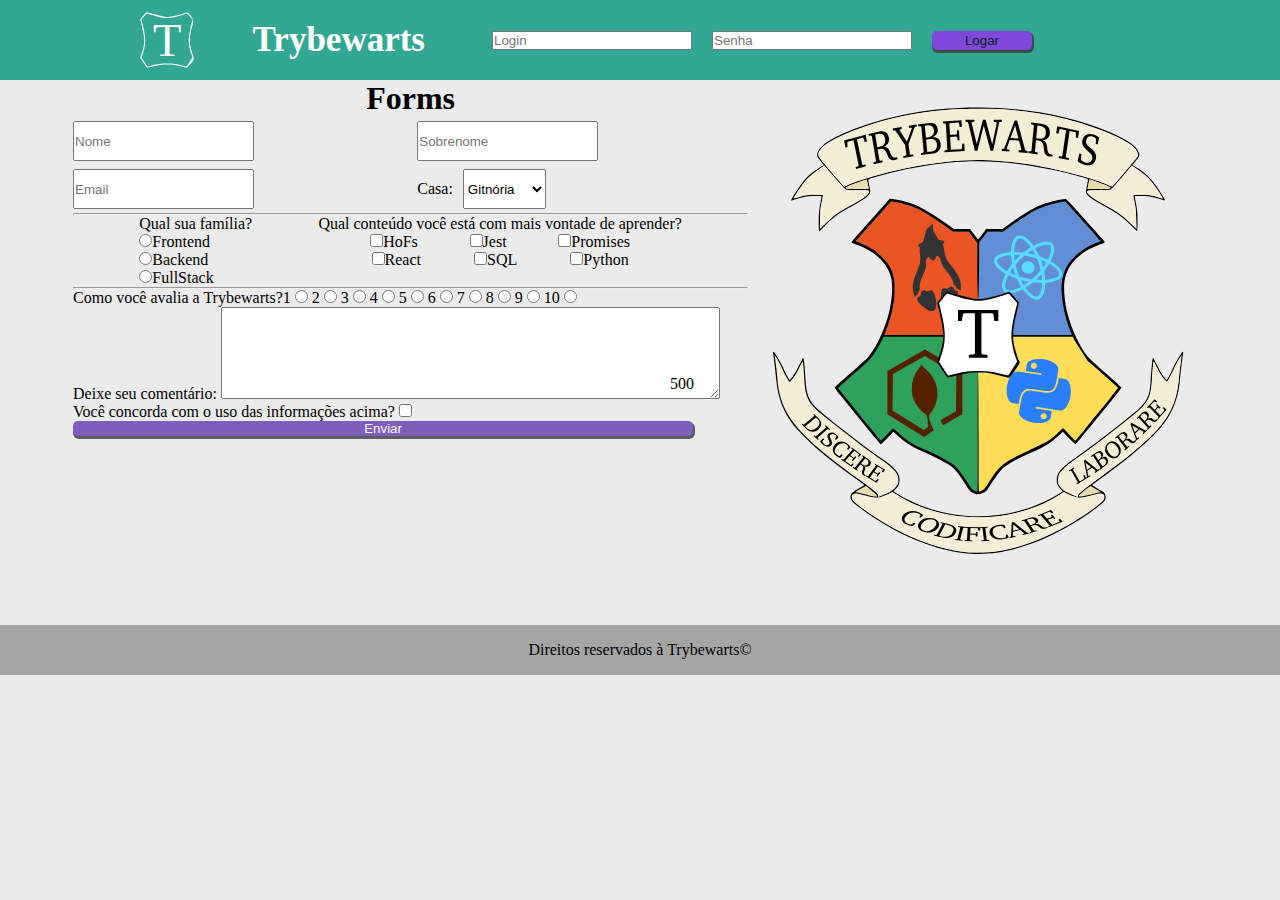
<file: projects/trybewarts-project/index.html>
<!DOCTYPE html>
<html lang="pt-br">

<head>
  <meta charset="UTF-8">
  <meta http-equiv="X-UA-Compatible" content="IE=edge">
  <meta name="viewport" content="width=device-width, initial-scale=1.0">
  <title>TrybeWarts</title>
  <link href="https://cdn.jsdelivr.net/npm/bootstrap@5.0.1/dist/css/bootstrap.min.css" rel="stylesheet" integrity="sha384-+0n0xVW2eSR5OomGNYDnhzAbDsOXxcvSN1TPprVMTNDbiYZCxYbOOl7+AMvyTG2x" crossorigin="anonymous">
  <link rel="stylesheet" href="style.css">
</head>

<body>
  <div class="div-container">
    <header class="header">
      <img class="trybewarts-header-logo" src="images/trybewarts-header-logo.svg" alt="Logo da Trybe.">
      <h1 id="trybewarts-header-title">Trybewarts</h1>
      <div>
        <form class="trybewarts-login" action="" method="get">
          <input type="text" id="login" class="form-control" placeholder="Login" required>
          <input type="text" id="pass" class="form-control" placeholder="Senha" required>
          <button id="login-bt" class="button-login">Logar</button>
        </form>
      </div>
    </header>
  </div>
  <main>
    <form id="evaluation-form" action="">
      <h1 class="title">Forms</h1>
      <div class="flex-container inputs">
        <div class="input-size">
          <input id="input-name" type="text" name="firstname" placeholder="Nome" class="form-control" required>
        </div>
        <div class="input-size">
          <input id="input-lastname" name="lastname" class="form-control" type="text" placeholder="Sobrenome" required>
        </div>
        <div class="input-size">
          <input id="input-email" name="email" class="form-control" type="text" placeholder="Email" required>
        </div>
        <div class="flex-container input-size">
          <label for="house" class="right-margin">Casa:</label>
          <select name="house" class="form-select" id="house" required>
            <option id="gitnoria-house" value="Gitnória">Gitnória</option>
            <option id="reactpuff-house" value="Reactpuff">Reactpuff</option>
            <option id="corvinode-house" value="Corvinode">Corvinode</option>
            <option id="pytherina-house" value="Pytherina">Pytherina</option>
          </select>
        </div>
      </div>
      <hr>
      <div class="radio-checkbox">
        <div class="families">
          <label id="label-family" for="family">Qual sua família?</label>
          <label for="front-end">
            <input value="Frontend" type="radio" name="family" id="front-end" required>Frontend
          </label>
          <label for="backend">
            <input value="Backend" type="radio" name="family" id="backend" required>Backend
          </label>
          <label for="fullstack">
            <input value="FullStack" type="radio" name="family" id="fullstack" required>FullStack
          </label>
        </div>
        <div class="skills">
          <label id="label-content" for="">Qual conteúdo você está com mais vontade de aprender?</label>
          <div class="container">
            <div>
              <label for="hofs">
                <input type="checkbox" value="HoFs" id="hofs" name="skill" class="subject">HoFs
              </label>
              <label for="jest">
                <input type="checkbox" value="Jest" id="jest" name="skill" class="subject">Jest
              </label>
              <label for="promises">
                <input type="checkbox" value="Promises" id="promises" name="skill" class="subject">Promises
              </label>
            </div>
            <div>
              <label for="react">
                <input type="checkbox" value="React" id="react" name="skill" class="subject">React
              </label>
              <label for="sql">
                <input type="checkbox" value="SQL" id="sql" name="skill" class="subject">SQL
              </label>
              <label for="python">
                <input type="checkbox" value="Python" id="python" name="skill" class="subject">Python
              </label>
            </div>
          </div>
        </div>
      </div>
      <hr>
      <div class="rate-container">
        <label for="" id="label-rate">Como você avalia a Trybewarts?</label>
        <div>
          <label for="one"> 1</label>
          <input type="radio" name="rate" value="1" class="rate" id="one" required>
          <label for="two"> 2</label>
          <input type="radio" name="rate" value="2" class="rate" id="two" required>
          <label for="three"> 3</label>
          <input type="radio" name="rate" value="3" class="rate" id="three" required>
          <label for="four"> 4</label>
          <input type="radio" name="rate" value="4" class="rate" id="four" required>
          <label for="five"> 5</label>
          <input type="radio" name="rate" value="5" class="rate" id="five" required>
          <label for="six"> 6</label>
          <input type="radio" name="rate" value="6" class="rate" id="six" required>
          <label for="seven"> 7</label>
          <input type="radio" name="rate" value="7" class="rate" id="seven" required>
          <label for="eight"> 8</label>
          <input type="radio" name="rate" value="8" class="rate" id="eight" required>
          <label for="nine"> 9</label>
          <input type="radio" name="rate" value="9" class="rate" id="nine" required>
          <label for="ten"> 10</label>
          <input type="radio" name="rate" value="10" class="rate" id="ten" required>
        </div>
      </div>
      <label class="textarea" for="">Deixe seu comentário:
        <textarea id="textarea" name="textarea" cols="60" rows="06" maxlength="500" required></textarea><span
          id="counter">500</span>
      </label>
      <div>
        <label id="label-infos" for="">Você concorda com o uso das informações acima?</label>
        <input id="agreement" type="checkbox" required>
      </div>
      <button id="submit-btn" type="submit" class="button-submit" disabled>Enviar</button>
    </form>
    <img id="trybewarts-forms-logo" src="images/trybewarts-colored.svg" alt="">
  </main>
  <footer>
    <p>Direitos reservados à Trybewarts©</p>
  </footer>
  <script src="https://cdn.jsdelivr.net/npm/bootstrap@5.0.1/dist/js/bootstrap.bundle.min.js" integrity="sha384-gtEjrD/SeCtmISkJkNUaaKMoLD0//ElJ19smozuHV6z3Iehds+3Ulb9Bn9Plx0x4" crossorigin="anonymous"></script>
  <script src="script.js"></script>
</body>

</html>
</file>
<file: projects/style.css>
@import url('https://fonts.googleapis.com/css2?family=Poppins:wght@400;500;600;700&family=Ubuntu:wght@400;500;700&display=swap');

* {
  margin: 0;
  padding: 0;
  box-sizing: border-box;
  text-decoration: none;
}

a {
  margin: 5px;
  font-family: 'Ubuntu', sans-serif;
  font-size: 18px;
  font-weight: 500;
  color: #0E2431;
}

body {
  margin-top: 10px;
  display: flex;
  flex-direction: column;
  align-items: center;
}
</file>
<file: projects/color-guess-project/style.css>
* {
  margin: 0;
  padding: 0;
  box-sizing: border-box;
}

header {
  text-align: center;
  margin: 10px;
}

p {
  text-align: center;
  margin: 10px;
}

#color-options {
  display: flex;
  justify-content: center;
  margin: 10px;
}

#color-options .ball {
  width: 40px;
  height: 40px;
  border: 1px solid black;
  border-radius: 50%;
  margin: 5px;
}

#buttons {
  display: flex;
  justify-content: center;
}

#score {
  font-size: 24px;
}
</file>
<file: projects/meme-generator-project/style.css>
* {
  margin: 0;
  padding: 0;
}

#inputs {
  display: flex;
  flex-direction: column;
  align-items: center;
}

#text-input , #meme-url-insert {
  width: 398px;
  text-align: center;
}

#meme-image-container {
  background-color: white;
  display: flex;
  justify-content: center;
  margin: auto;
  border: 1px solid black;
  width: 400px;
  height: 400px;
  align-items: flex-end;
}

#meme-image {
  background-size: 100% 100%;
  position: absolute;
  z-index: 1;
  margin: auto;
  width: 400px;
  height: 400px;
}

#meme-text {
  z-index: 2;
  -webkit-text-stroke: 1px black;
  font-weight: 600;
  color: white;
  text-shadow: 5px 5px 5px black;
  text-align: center;
  font-size: 30px;
  margin: 20px;
}

#style-buttons {
  display: flex;
  justify-content: center;
}

#fire {
  background-color: red;
}

#water {
  background-color: blue;
}

#earth {
  background-color: green;
}

#start-images {
  display: flex;
  justify-content: center;
}

#start-images > img {
  width: 100px;
  height: 100px;
}
</file>
<file: projects/mistery-letter-project/style.css>
* {
  margin: 0;
  padding: 0;
  box-sizing: border-box;
}

main {
  display: flex;
  flex-direction: column;
  align-items: center;
}

#carta-gerada {
  margin: 25px;
}

.newspaper {
  font-family: Times New Roman, Times, serif;
  background-color: antiquewhite;
  font-weight: 700;
}

.magazine1 {
  background-color: teal;
  color: white;
  font-family: Verdana, Geneva, Tahoma, sans-serif;
  font-weight: 900;
  text-transform: uppercase;
}

.magazine2 {
  background-image: url('images/pink-pattern.png');
  color: fuchsia;
  font-family: Verdana, Geneva, Tahoma, sans-serif;
  font-weight: 900;
}

.medium {
  font-size: 20px;
  padding: 8px;
}

.big {
  font-size: 30px;
  padding: 10px;
}

.reallybig {
  font-size: 40px;
  padding: 15px;
}

.rotateleft {
  transform: rotate(-5deg);
}

.rotateright {
  transform: rotate(5deg);
}

.skewleft {
  transform: skewX(10deg);
}

.skewright {
  transform: skewX(-10deg);
}
</file>
<file: projects/pixel-art-project/style.css>
header {
  width: 80%;
  margin: auto;
  text-align: center;
}

main {
  width: 80%;
  margin: auto;
}

#color-palette {
  display: flex;
  justify-content: center;
}

.color {
  color: white;
  border: 1px solid black;
  margin: 1px;
  width: 80px;
  height: 80px;
}

.pixel-line {
  display: flex;
  justify-content: center;
}

.pixel {
  background-color: white;
  width: 40px;
  height: 40px;
  border: 1px solid black;
}

.bt-container {
  display: flex;
  justify-content: center;
}
</file>
<file: projects/shopping-cart-projetc/style.css>
.top-bar {
  align-items: center;
  display: flex;
  height: 100px;
  justify-content: space-around;
  margin-bottom: 10px;
  width: 100%;
}

.top-bar .input-name-group {
  align-items: flex-start;
  display: flex;
}

.top-bar .input-terms-group {
  align-items: flex-start;
  display: flex;
}

.container {
  display: flex;
  justify-content: space-around;
  width: 100%;
}

.items {
  display: flex;
  flex-basis: 70%;
  flex-wrap: wrap;
  justify-content: center;
}

.item {
  border: 2px solid blue;
  border-radius: 5px;
  box-sizing: border-box;
  display: flex;
  flex-direction: column;
  height: auto;
  margin: 5px;
  width: 200px;
}

.item .item__sku {
  display: none;
}

.item .item__title {
  flex-grow: 1;
  padding: 10px;
  text-align: center;
}

.item .item__image {
  width: 100%;
}

.item .item__add {
  background-color: green;
  border: 0;
  cursor: pointer;
  margin: 0;
  padding: 5px;
}

.cart {
  display: flex;
  flex-basis: 30%;
  flex-flow: column wrap;
}

.cart .cart__title {
  flex-basis: 1;
  font-size: 16pt;
  text-align: center;
}
</file>
<file: projects/svg-animation/style.css>
* {
  margin: 0;
  padding: 0;
  box-sizing: border-box;
}

svg {
  width: 80%;
}

#container {
  margin: 1vh;
  text-align: center;
}

#right-wheel ,
#left-wheel {
  animation: wheel 2s infinite linear;
  transform-origin: center;
  transform-box: fill-box;
}

#man-bike {
  animation: bike 1s ease-in-out infinite alternate;
  transform-origin: bottom;
  transform-box: fill-box;
}

#hat {
  animation: hat 1s ease-in-out infinite alternate;
  transform-origin: center;
  transform-box: fill-box;
}

@keyframes wheel {
  from {
    transform: rotateZ(0deg);
  }
  to {
    transform: rotateZ(360deg);
  }
}

@keyframes bike {
  from {
    transform: rotateX(0deg);
  }
  to {
    transform: rotateX(20deg);
  }
}

@keyframes hat {
  from {
    transform: translateY(0%) rotateZ(0deg);
  }
  to {
    transform: translateY(45%) rotateZ(5deg);
  }
}
</file>
<file: projects/to-do-list-project/style.css>
.selected {
  background-color: gray;
}

h1 , p {
  margin: 2px;
}

.completed {
  text-decoration: line-through;
}

.buttons , .list-header {
  margin-top: 10px;
}

.buttons {
  margin-bottom: 5px;
}

.list-header {
  min-width: 300px;
  min-height: 85px;

  /* background-color: red; */
  background-image: url('src/notes.svg');
  background-repeat: no-repeat;
  background-size: cover;
}

.lista {
  min-width: 300px;
  min-height: 30px;

  /* background-color: green; */
  background-image: url('src/notes.svg');
  background-repeat: no-repeat;
  background-size: cover;
  background-position: bottom;
}

#lista-tarefas {
  margin-top: 0;
  margin-left: 40px;
  margin-bottom: 20px;
  width: 200px;
  max-width: 170px;

  /* background-color: rgba(0, 0, 255, 0.445); */
}

.center {
  display: flex;
  justify-content: center;
  align-items: center;
  flex-direction: column;
}
</file>
<file: projects/trybewarts-project/style.css>
* {
  margin: 0;
  padding: 0;
  box-sizing: border-box;
}

body {
  background-color: rgba(221, 221, 221, 0.6);
}

.div-container {
  background-color: rgb(50, 167, 145);
}

.header {
  background-color: rgb(50, 167, 145);
  display: flex;
  justify-content: space-between;
  align-items: center;
  padding: 10px;
  width: 80%;
  margin: auto;
}

.header img {
  height: 60px;
  align-self: flex-start;
}

.trybewarts-login {
  display: flex;
  margin-right: 100px;
}

.trybewarts-login input {
  margin: 0 10px;
  width: 200px;
}

.trybewarts-login button {
  margin: 0 10px;
  width: 100px;
  background-color: rgb(145, 47, 236);
  border: none;
  border-radius: 5px;
  box-shadow: 1px 2px 0 1px rgb(58, 58, 58);
  cursor: pointer;
  opacity: 0.8;
  transition: all 0.3s ease;
  text-align: center;
}

header h1 {
  color: white;
  font-size: 35px;
}

#btn-login:hover {
  opacity: 1;
}

#btn-login:active {
  box-shadow: 0 0 0 0 rgb(58, 58, 58), inset 3px 3px 3px rgb(58, 58, 58);
  transform: translate(3px, 3px);
}

main {
  display: flex;
  justify-content: center;
}

#evaluation-form {
  width: 675px;
  display: flex;
  flex-direction: column;
}

#trybewarts-forms-logo {
  height: 500px;
}

.complete-name {
  display: flex;
}

.radio-checkbox {
  display: flex;
  justify-content: space-evenly;
}

.rate-container {
  display: flex;
  align-items: center;
}

.families {
  display: flex;
  flex-direction: column;
}

.skills {
  display: flex;
  flex-flow: column wrap;
}

.container div {
  display: flex;
  justify-content: space-evenly;
}

footer {
  background-color: rgb(165, 165, 165);
  display: flex;
  justify-content: center;
  align-items: center;
  height: 50px;
  margin-top: 45px;
}

.select-option {
  display: flex;
}

.title {
  text-align: center;
}

.button-submit {
  background-color: rgb(100, 58, 176);
  border: none;
  border-radius: 5px;
  box-shadow: 1px 2px 0 1px rgb(58, 58, 58);
  cursor: pointer;
  opacity: 0.8;
  transition: all 0.3s ease;
  text-align: center;
  color: white;
  width: 620px;
}

.flex-container {
  display: flex;
  align-items: center;
}

.inputs {
  flex-flow: wrap;
  justify-content: space-between;
  width: 100%;
}

.inputs .input-size {
  max-width: 100vw;
  width: 49%;
  margin: 4px 0;
  height: 40px;
}

.inputs .input-size input , .inputs .input-size select {
  height: inherit;
}

.right-margin {
  margin-right: 10px;
}

#counter {
  position: relative;
  bottom: 10px;
  left: -50px;
  z-index: 2;
}

form .p-info {
  font-weight: 700;
}
</file>
